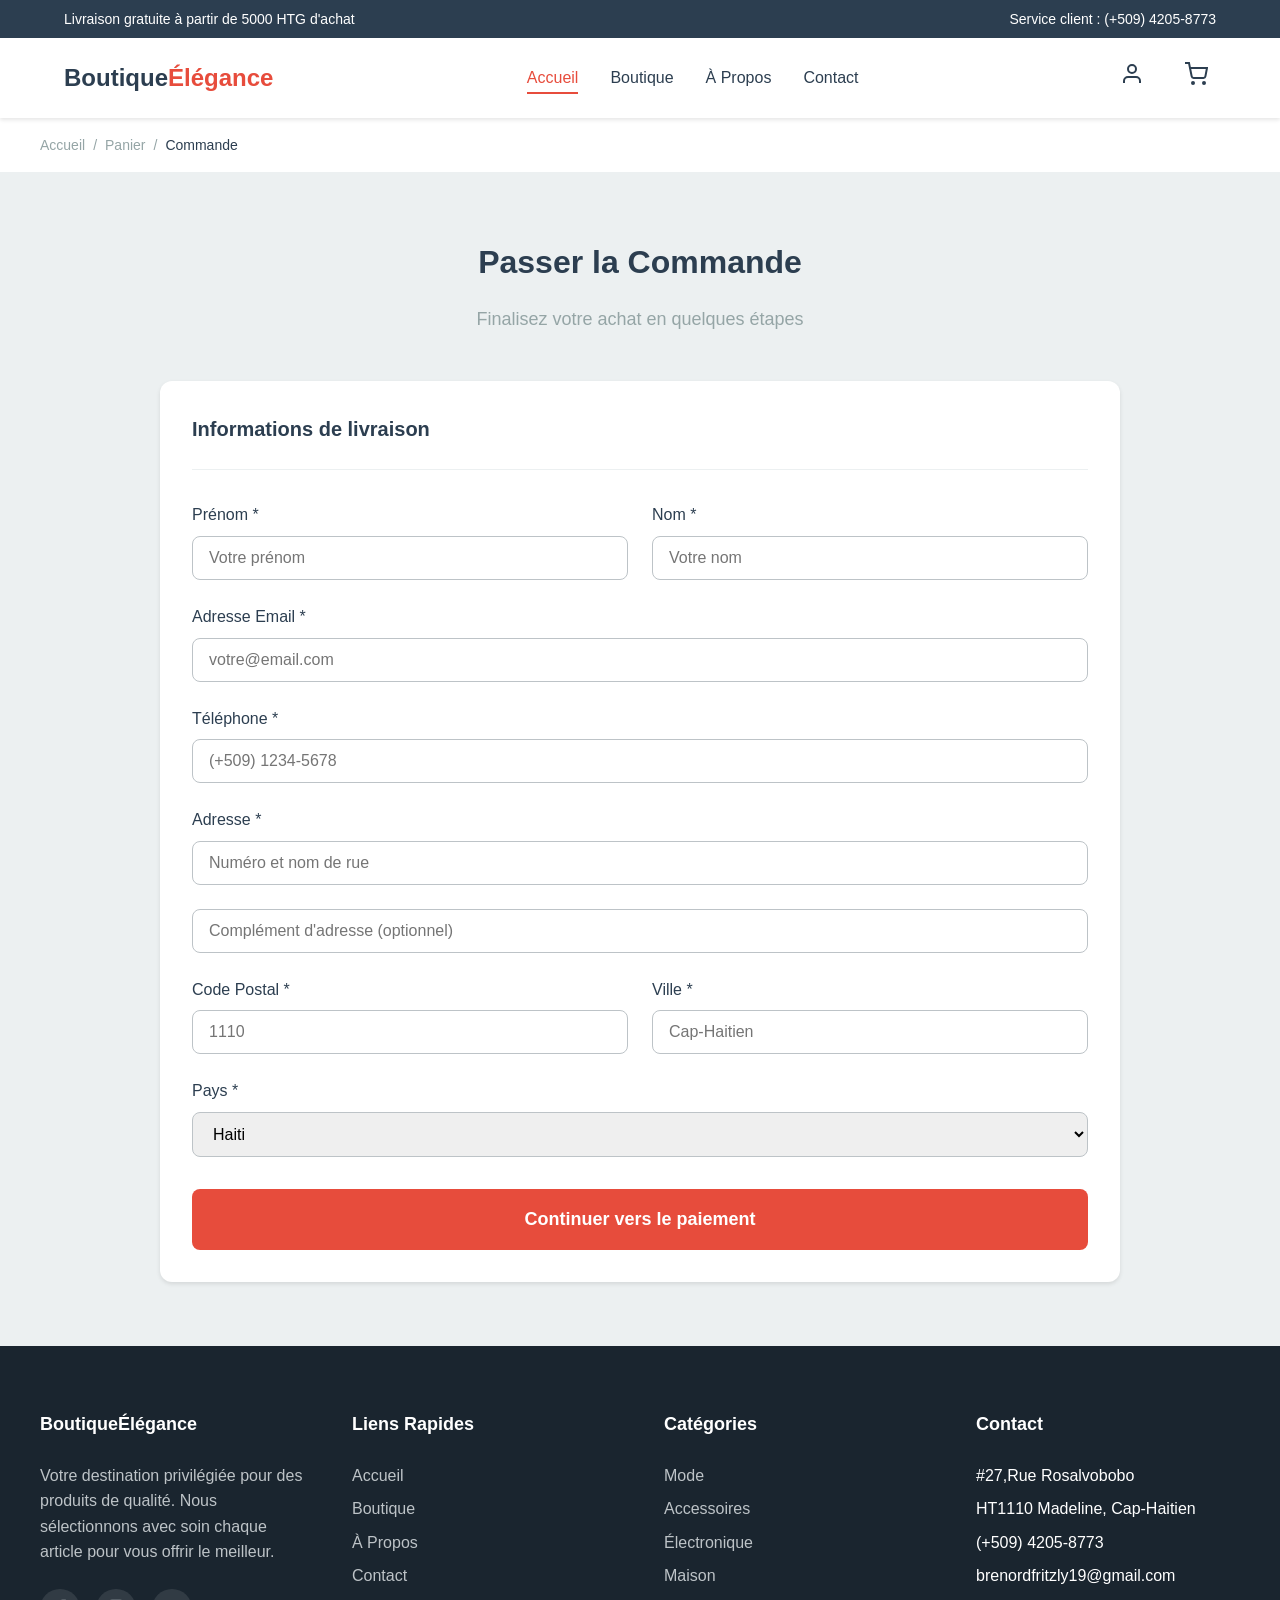
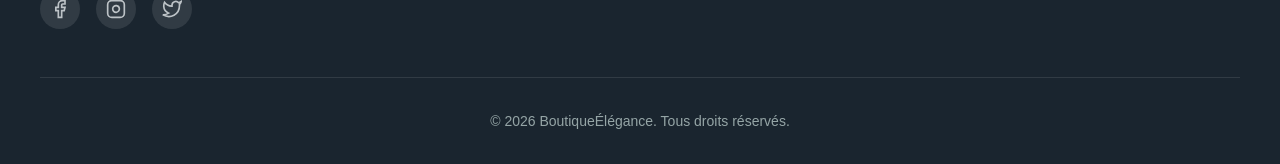
<file: commande.html>
<!doctype html>
<html lang="fr">
  <head>
    <meta charset="UTF-8" />
    <meta name="viewport" content="width=device-width, initial-scale=1.0" />
    <title>Passer Commande - Boutique Élégance</title>
    <link rel="stylesheet" href="css/style.css" />
  </head>
  <body>
    <!-- Header -->
    <header class="header">
      <div class="header-top">
        <div class="header-top-content">
          <p>Livraison gratuite à partir de 5000 HTG d'achat</p>
          <p>Service client : (+509) 4205-8773</p>
        </div>
      </div>
      <div class="header-main">
        <a href="index.html" class="logo">Boutique<span>Élégance</span></a>
        <nav class="nav">
          <ul>
            <li><a href="index.html" class="active">Accueil</a></li>
            <li><a href="boutique.html">Boutique</a></li>
            <li><a href="apropos.html">À Propos</a></li>
            <li><a href="contact.html">Contact</a></li>
          </ul>
        </nav>
        <div class="header-actions">
          <a href="connexion.html" class="icon-btn" title="Mon Compte">
            <svg
              width="24"
              height="24"
              viewBox="0 0 24 24"
              fill="none"
              stroke="currentColor"
              stroke-width="2"
            >
              <path d="M20 21v-2a4 4 0 0 0-4-4H8a4 4 0 0 0-4 4v2"></path>
              <circle cx="12" cy="7" r="4"></circle>
            </svg>
          </a>

          <a href="#" class="icon-btn" title="Panier">
            <svg
              width="24"
              height="24"
              viewBox="0 0 24 24"
              fill="none"
              stroke="currentColor"
              stroke-width="2"
            >
              <circle cx="9" cy="21" r="1"></circle>
              <circle cx="20" cy="21" r="1"></circle>
              <path
                d="M1 1h4l2.68 13.39a2 2 0 0 0 2 1.61h9.72a2 2 0 0 0 2-1.61L23 6H6"
              ></path>
            </svg>
          </a>
        </div>
      </div>
    </header>

    <!-- Breadcrumb -->
    <nav class="breadcrumb">
      <div class="breadcrumb-content">
        <ul class="breadcrumb-list">
          <li><a href="index.html">Accueil</a></li>
          <li><a href="#">Panier</a></li>
          <li>Commande</li>
        </ul>
      </div>
    </nav>

    <!-- Checkout Section -->
    <section class="section">
      <div class="container">
        <div class="section-header">
          <h1 class="section-title">Passer la Commande</h1>
          <p class="section-subtitle">
            Finalisez votre achat en quelques étapes
          </p>
        </div>

        <div class="">
          <!-- Checkout Form -->
          <div class="checkout-form">
            <h2>Informations de livraison</h2>

            <form action="#" method="POST">
              <div class="form-row">
                <div class="form-group">
                  <label for="prenom">Prénom *</label>
                  <input
                    type="text"
                    id="prenom"
                    name="prenom"
                    placeholder="Votre prénom"
                    required
                  />
                </div>
                <div class="form-group">
                  <label for="nom">Nom *</label>
                  <input
                    type="text"
                    id="nom"
                    name="nom"
                    placeholder="Votre nom"
                    required
                  />
                </div>
              </div>

              <div class="form-group">
                <label for="email">Adresse Email *</label>
                <input
                  type="email"
                  id="email"
                  name="email"
                  placeholder="votre@email.com"
                  required
                />
              </div>

              <div class="form-group">
                <label for="telephone">Téléphone *</label>
                <input
                  type="tel"
                  id="telephone"
                  name="telephone"
                  placeholder="(+509) 1234-5678"
                  required
                />
              </div>

              <div class="form-group">
                <label for="adresse">Adresse *</label>
                <input
                  type="text"
                  id="adresse"
                  name="adresse"
                  placeholder="Numéro et nom de rue"
                  required
                />
              </div>

              <div class="form-group">
                <input
                  type="text"
                  name="adresse2"
                  placeholder="Complément d'adresse (optionnel)"
                />
              </div>

              <div class="form-row">
                <div class="form-group">
                  <label for="codepostal">Code Postal *</label>
                  <input
                    type="text"
                    id="codepostal"
                    name="codepostal"
                    placeholder="1110"
                    required
                  />
                </div>
                <div class="form-group">
                  <label for="ville">Ville *</label>
                  <input
                    type="text"
                    id="ville"
                    name="ville"
                    placeholder="Cap-Haitien"
                    required
                  />
                </div>
              </div>

              <div class="form-group">
                <label for="pays">Pays *</label>
                <select id="pays" name="pays" required>
                  <option value="HT">Haiti</option>
                  <option value="FR">France</option>
                  <option value="BE">Belgique</option>
                  <option value="CH">Suisse</option>
                  <option value="LU">Luxembourg</option>
                  <option value="DE">Allemagne</option>
                  <option value="ES">Espagne</option>
                  <option value="IT">Italie</option>
                </select>
              </div>

              <div style="margin-top: 2rem">
                <a href="#" class="btn btn-primary btn-block btn-lg"
                  >Continuer vers le paiement</a
                >
              </div>
            </form>
          </div>
        </div>
      </div>
    </section>

    <!-- Footer -->
    <footer class="footer">
      <div class="footer-grid">
        <div class="footer-column footer-about">
          <h3>BoutiqueÉlégance</h3>
          <p>
            Votre destination privilégiée pour des produits de qualité. Nous
            sélectionnons avec soin chaque article pour vous offrir le meilleur.
          </p>
          <div class="social-links">
            <a href="#" aria-label="Facebook">
              <svg
                width="20"
                height="20"
                viewBox="0 0 24 24"
                fill="none"
                stroke="currentColor"
                stroke-width="2"
              >
                <path
                  d="M18 2h-3a5 5 0 0 0-5 5v3H7v4h3v8h4v-8h3l1-4h-4V7a1 1 0 0 1 1-1h3z"
                ></path>
              </svg>
            </a>
            <a href="#" aria-label="Instagram">
              <svg
                width="20"
                height="20"
                viewBox="0 0 24 24"
                fill="none"
                stroke="currentColor"
                stroke-width="2"
              >
                <rect x="2" y="2" width="20" height="20" rx="5" ry="5"></rect>
                <path
                  d="M16 11.37A4 4 0 1 1 12.63 8 4 4 0 0 1 16 11.37z"
                ></path>
                <line x1="17.5" y1="6.5" x2="17.51" y2="6.5"></line>
              </svg>
            </a>
            <a href="#" aria-label="Twitter">
              <svg
                width="20"
                height="20"
                viewBox="0 0 24 24"
                fill="none"
                stroke="currentColor"
                stroke-width="2"
              >
                <path
                  d="M23 3a10.9 10.9 0 0 1-3.14 1.53 4.48 4.48 0 0 0-7.86 3v1A10.66 10.66 0 0 1 3 4s-4 9 5 13a11.64 11.64 0 0 1-7 2c9 5 20 0 20-11.5a4.5 4.5 0 0 0-.08-.83A7.72 7.72 0 0 0 23 3z"
                ></path>
              </svg>
            </a>
          </div>
        </div>
        <div class="footer-column">
          <h3>Liens Rapides</h3>
          <ul>
            <li><a href="index.html">Accueil</a></li>
            <li><a href="boutique.html">Boutique</a></li>
            <li><a href="apropos.html">À Propos</a></li>
            <li><a href="contact.html">Contact</a></li>
          </ul>
        </div>
        <div class="footer-column">
          <h3>Catégories</h3>
          <ul>
            <li><a href="boutique.html">Mode</a></li>
            <li><a href="boutique.html">Accessoires</a></li>
            <li><a href="boutique.html">Électronique</a></li>
            <li><a href="boutique.html">Maison</a></li>
          </ul>
        </div>
        <div class="footer-column">
          <h3>Contact</h3>
          <ul>
            <li>#27,Rue Rosalvobobo</li>
            <li>HT1110 Madeline, Cap-Haitien</li>
            <li>(+509) 4205-8773</li>
            <li>brenordfritzly19@gmail.com</li>
          </ul>
        </div>
      </div>
      <div class="footer-bottom">
        <p>&copy; 2026 BoutiqueÉlégance. Tous droits réservés.</p>
      </div>
    </footer>
  </body>
</html>
</file>
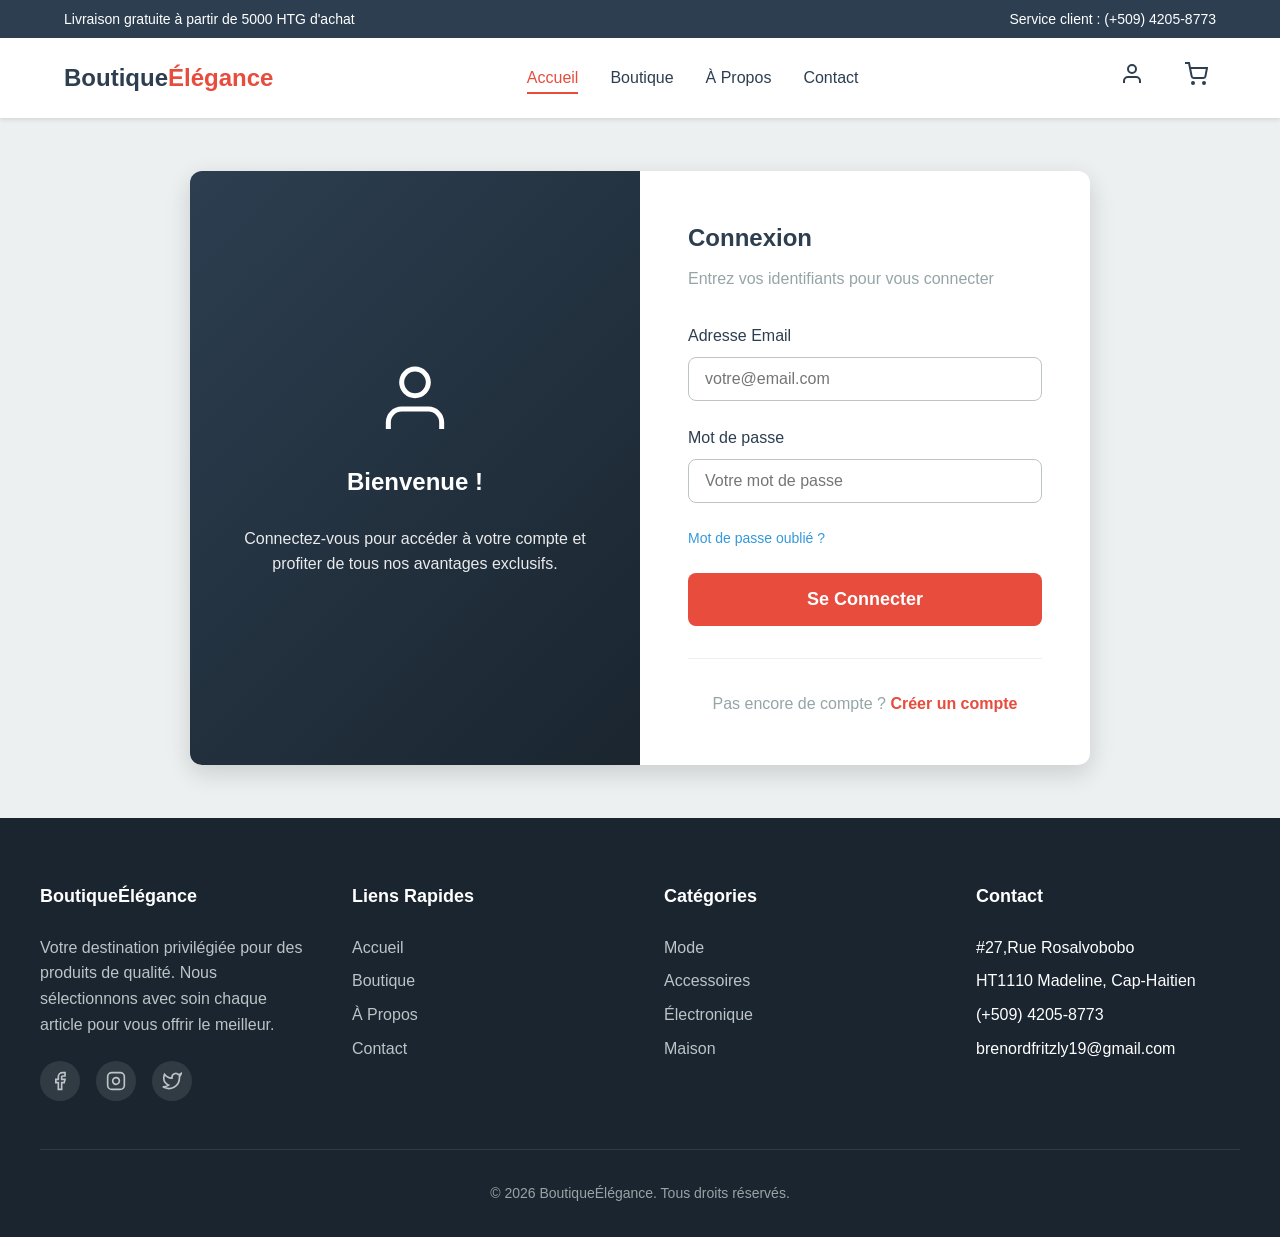
<file: connexion.html>
<!doctype html>
<html lang="fr">
  <head>
    <meta charset="UTF-8" />
    <meta name="viewport" content="width=device-width, initial-scale=1.0" />
    <title>Connexion - Boutique Élégance</title>
    <link rel="stylesheet" href="css/style.css" />
  </head>
  <body>
    <!-- Header -->
    <header class="header">
      <div class="header-top">
        <div class="header-top-content">
          <p>Livraison gratuite à partir de 5000 HTG d'achat</p>
          <p>Service client : (+509) 4205-8773</p>
        </div>
      </div>
      <div class="header-main">
        <a href="index.html" class="logo">Boutique<span>Élégance</span></a>
        <nav class="nav">
          <ul>
            <li><a href="index.html" class="active">Accueil</a></li>
            <li><a href="boutique.html">Boutique</a></li>
            <li><a href="apropos.html">À Propos</a></li>
            <li><a href="contact.html">Contact</a></li>
          </ul>
        </nav>
        <div class="header-actions">
          <a href="connexion.html" class="icon-btn" title="Mon Compte">
            <svg
              width="24"
              height="24"
              viewBox="0 0 24 24"
              fill="none"
              stroke="currentColor"
              stroke-width="2"
            >
              <path d="M20 21v-2a4 4 0 0 0-4-4H8a4 4 0 0 0-4 4v2"></path>
              <circle cx="12" cy="7" r="4"></circle>
            </svg>
          </a>

          <a href="#" class="icon-btn" title="Panier">
            <svg
              width="24"
              height="24"
              viewBox="0 0 24 24"
              fill="none"
              stroke="currentColor"
              stroke-width="2"
            >
              <circle cx="9" cy="21" r="1"></circle>
              <circle cx="20" cy="21" r="1"></circle>
              <path
                d="M1 1h4l2.68 13.39a2 2 0 0 0 2 1.61h9.72a2 2 0 0 0 2-1.61L23 6H6"
              ></path>
            </svg>
          </a>
        </div>
      </div>
    </header>

    <!-- Auth Section -->
    <section class="auth-layout">
      <div class="auth-container">
        <!-- Left Side - Image -->
        <div class="auth-image">
          <svg
            width="80"
            height="80"
            viewBox="0 0 24 24"
            fill="none"
            stroke="currentColor"
            stroke-width="1.5"
            style="margin-bottom: 1.5rem"
          >
            <path d="M20 21v-2a4 4 0 0 0-4-4H8a4 4 0 0 0-4 4v2"></path>
            <circle cx="12" cy="7" r="4"></circle>
          </svg>
          <h2>Bienvenue !</h2>
          <p>
            Connectez-vous pour accéder à votre compte et profiter de tous nos
            avantages exclusifs.
          </p>
        </div>

        <!-- Right Side - Form -->
        <div class="auth-form">
          <h2>Connexion</h2>
          <p>Entrez vos identifiants pour vous connecter</p>

          <form action="#" method="POST">
            <div class="form-group">
              <label for="email">Adresse Email</label>
              <input
                type="email"
                id="email"
                name="email"
                placeholder="votre@email.com"
                required
              />
            </div>

            <div class="form-group">
              <label for="password">Mot de passe</label>
              <input
                type="password"
                id="password"
                name="password"
                placeholder="Votre mot de passe"
                required
              />
            </div>

            <div class="form-options">
              <a href="#">Mot de passe oublié ?</a>
            </div>

            <button type="submit" class="btn btn-primary btn-block btn-lg">
              Se Connecter
            </button>
          </form>

          <div class="auth-switch">
            <p>
              Pas encore de compte ?
              <a href="inscription.html">Créer un compte</a>
            </p>
          </div>
        </div>
      </div>
    </section>

    <!-- Footer -->
    <footer class="footer">
      <div class="footer-grid">
        <div class="footer-column footer-about">
          <h3>BoutiqueÉlégance</h3>
          <p>
            Votre destination privilégiée pour des produits de qualité. Nous
            sélectionnons avec soin chaque article pour vous offrir le meilleur.
          </p>
          <div class="social-links">
            <a href="#" aria-label="Facebook">
              <svg
                width="20"
                height="20"
                viewBox="0 0 24 24"
                fill="none"
                stroke="currentColor"
                stroke-width="2"
              >
                <path
                  d="M18 2h-3a5 5 0 0 0-5 5v3H7v4h3v8h4v-8h3l1-4h-4V7a1 1 0 0 1 1-1h3z"
                ></path>
              </svg>
            </a>
            <a href="#" aria-label="Instagram">
              <svg
                width="20"
                height="20"
                viewBox="0 0 24 24"
                fill="none"
                stroke="currentColor"
                stroke-width="2"
              >
                <rect x="2" y="2" width="20" height="20" rx="5" ry="5"></rect>
                <path
                  d="M16 11.37A4 4 0 1 1 12.63 8 4 4 0 0 1 16 11.37z"
                ></path>
                <line x1="17.5" y1="6.5" x2="17.51" y2="6.5"></line>
              </svg>
            </a>
            <a href="#" aria-label="Twitter">
              <svg
                width="20"
                height="20"
                viewBox="0 0 24 24"
                fill="none"
                stroke="currentColor"
                stroke-width="2"
              >
                <path
                  d="M23 3a10.9 10.9 0 0 1-3.14 1.53 4.48 4.48 0 0 0-7.86 3v1A10.66 10.66 0 0 1 3 4s-4 9 5 13a11.64 11.64 0 0 1-7 2c9 5 20 0 20-11.5a4.5 4.5 0 0 0-.08-.83A7.72 7.72 0 0 0 23 3z"
                ></path>
              </svg>
            </a>
          </div>
        </div>
        <div class="footer-column">
          <h3>Liens Rapides</h3>
          <ul>
            <li><a href="index.html">Accueil</a></li>
            <li><a href="boutique.html">Boutique</a></li>
            <li><a href="apropos.html">À Propos</a></li>
            <li><a href="contact.html">Contact</a></li>
          </ul>
        </div>
        <div class="footer-column">
          <h3>Catégories</h3>
          <ul>
            <li><a href="boutique.html">Mode</a></li>
            <li><a href="boutique.html">Accessoires</a></li>
            <li><a href="boutique.html">Électronique</a></li>
            <li><a href="boutique.html">Maison</a></li>
          </ul>
        </div>
        <div class="footer-column">
          <h3>Contact</h3>
          <ul>
            <li>#27,Rue Rosalvobobo</li>
            <li>HT1110 Madeline, Cap-Haitien</li>
            <li>(+509) 4205-8773</li>
            <li>brenordfritzly19@gmail.com</li>
          </ul>
        </div>
      </div>
      <div class="footer-bottom">
        <p>&copy; 2026 BoutiqueÉlégance. Tous droits réservés.</p>
      </div>
    </footer>
  </body>
</html>
</file>
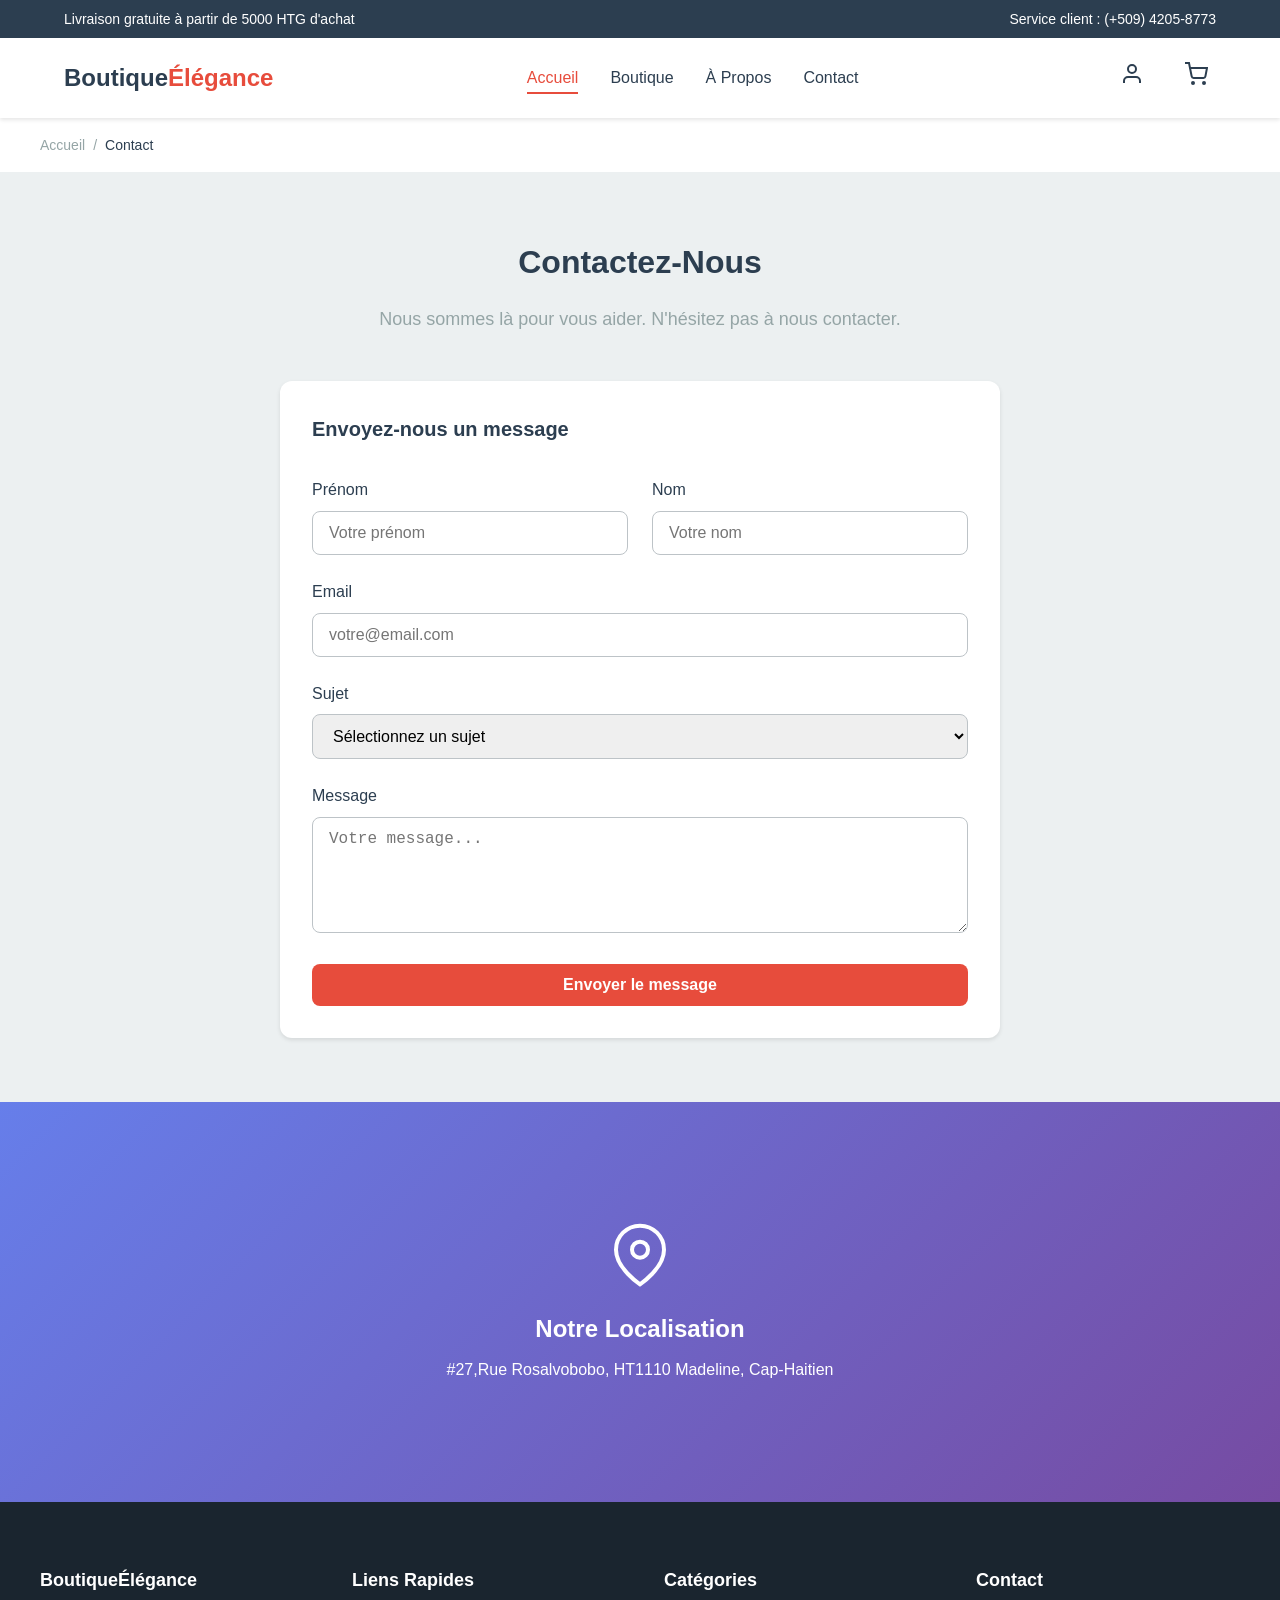
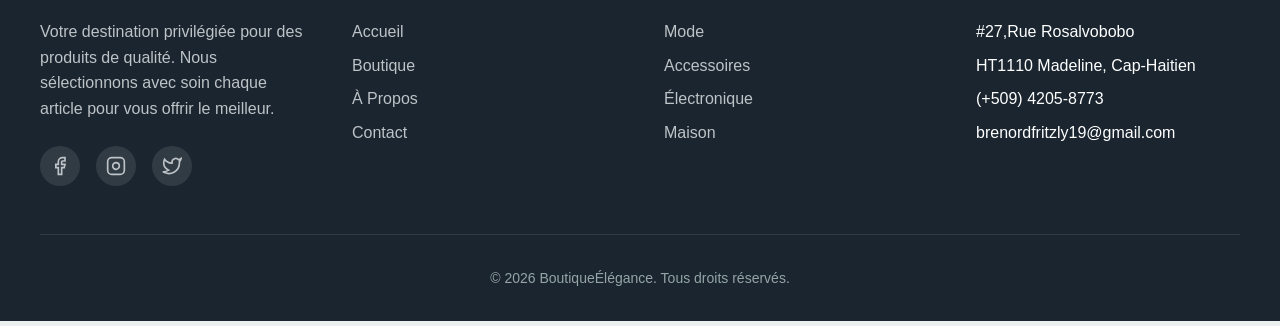
<file: contact.html>
<!doctype html>
<html lang="fr">
  <head>
    <meta charset="UTF-8" />
    <meta name="viewport" content="width=device-width, initial-scale=1.0" />
    <title>Contact - Boutique Élégance</title>
    <link rel="stylesheet" href="css/style.css" />
  </head>
  <body>
    <!-- Header -->
    <header class="header">
      <div class="header-top">
        <div class="header-top-content">
          <p>Livraison gratuite à partir de 5000 HTG d'achat</p>
          <p>Service client : (+509) 4205-8773</p>
        </div>
      </div>
      <div class="header-main">
        <a href="index.html" class="logo">Boutique<span>Élégance</span></a>
        <nav class="nav">
          <ul>
            <li><a href="index.html" class="active">Accueil</a></li>
            <li><a href="boutique.html">Boutique</a></li>
            <li><a href="apropos.html">À Propos</a></li>
            <li><a href="contact.html">Contact</a></li>
          </ul>
        </nav>
        <div class="header-actions">
          <a href="connexion.html" class="icon-btn" title="Mon Compte">
            <svg
              width="24"
              height="24"
              viewBox="0 0 24 24"
              fill="none"
              stroke="currentColor"
              stroke-width="2"
            >
              <path d="M20 21v-2a4 4 0 0 0-4-4H8a4 4 0 0 0-4 4v2"></path>
              <circle cx="12" cy="7" r="4"></circle>
            </svg>
          </a>

          <a href="#" class="icon-btn" title="Panier">
            <svg
              width="24"
              height="24"
              viewBox="0 0 24 24"
              fill="none"
              stroke="currentColor"
              stroke-width="2"
            >
              <circle cx="9" cy="21" r="1"></circle>
              <circle cx="20" cy="21" r="1"></circle>
              <path
                d="M1 1h4l2.68 13.39a2 2 0 0 0 2 1.61h9.72a2 2 0 0 0 2-1.61L23 6H6"
              ></path>
            </svg>
          </a>
        </div>
      </div>
    </header>

    <!-- Breadcrumb -->
    <nav class="breadcrumb">
      <div class="breadcrumb-content">
        <ul class="breadcrumb-list">
          <li><a href="index.html">Accueil</a></li>
          <li>Contact</li>
        </ul>
      </div>
    </nav>

    <!-- Contact Section -->
    <section class="section">
      <div class="container">
        <div class="section-header">
          <h1 class="section-title">Contactez-Nous</h1>
          <p class="section-subtitle">
            Nous sommes là pour vous aider. N'hésitez pas à nous contacter.
          </p>
        </div>

        <div class="">
          <!-- Contact Form -->
          <div class="contact-form">
            <h2>Envoyez-nous un message</h2>
            <form action="#" method="POST">
              <div class="form-row">
                <div class="form-group">
                  <label for="prenom">Prénom</label>
                  <input
                    type="text"
                    id="prenom"
                    name="prenom"
                    placeholder="Votre prénom"
                    required
                  />
                </div>
                <div class="form-group">
                  <label for="nom">Nom</label>
                  <input
                    type="text"
                    id="nom"
                    name="nom"
                    placeholder="Votre nom"
                    required
                  />
                </div>
              </div>

              <div class="form-group">
                <label for="email">Email</label>
                <input
                  type="email"
                  id="email"
                  name="email"
                  placeholder="votre@email.com"
                  required
                />
              </div>

              <div class="form-group">
                <label for="sujet">Sujet</label>
                <select id="sujet" name="sujet" required>
                  <option value="">Sélectionnez un sujet</option>
                  <option value="commande">Question sur ma commande</option>
                  <option value="produit">Question sur un produit</option>
                  <option value="retour">Retour et remboursement</option>
                  <option value="partenariat">Partenariat</option>
                  <option value="autre">Autre</option>
                </select>
              </div>

              <div class="form-group">
                <label for="message">Message</label>
                <textarea
                  id="message"
                  name="message"
                  rows="5"
                  placeholder="Votre message..."
                  required
                ></textarea>
              </div>

              <button type="submit" class="btn btn-primary btn-block">
                Envoyer le message
              </button>
            </form>
          </div>
        </div>
      </div>
    </section>

    <!-- Map Section -->
    <section class="section" style="background-color: white; padding: 0">
      <div
        style="
          width: 100%;
          height: 400px;
          background: linear-gradient(135deg, #667eea 0%, #764ba2 100%);
          display: flex;
          align-items: center;
          justify-content: center;
          color: white;
        "
      >
        <div style="text-align: center">
          <svg
            width="64"
            height="64"
            viewBox="0 0 24 24"
            fill="none"
            stroke="currentColor"
            stroke-width="1.5"
            style="margin: 0 auto 1rem"
          >
            <path d="M21 10c0 7-9 13-9 13s-9-6-9-13a9 9 0 0 1 18 0z"></path>
            <circle cx="12" cy="10" r="3"></circle>
          </svg>
          <h3 style="font-size: 1.5rem; margin-bottom: 0.5rem">
            Notre Localisation
          </h3>
          <p>#27,Rue Rosalvobobo, HT1110 Madeline, Cap-Haitien</p>
        </div>
      </div>
    </section>

    <!-- Footer -->
    <footer class="footer">
      <div class="footer-grid">
        <div class="footer-column footer-about">
          <h3>BoutiqueÉlégance</h3>
          <p>
            Votre destination privilégiée pour des produits de qualité. Nous
            sélectionnons avec soin chaque article pour vous offrir le meilleur.
          </p>
          <div class="social-links">
            <a href="#" aria-label="Facebook">
              <svg
                width="20"
                height="20"
                viewBox="0 0 24 24"
                fill="none"
                stroke="currentColor"
                stroke-width="2"
              >
                <path
                  d="M18 2h-3a5 5 0 0 0-5 5v3H7v4h3v8h4v-8h3l1-4h-4V7a1 1 0 0 1 1-1h3z"
                ></path>
              </svg>
            </a>
            <a href="#" aria-label="Instagram">
              <svg
                width="20"
                height="20"
                viewBox="0 0 24 24"
                fill="none"
                stroke="currentColor"
                stroke-width="2"
              >
                <rect x="2" y="2" width="20" height="20" rx="5" ry="5"></rect>
                <path
                  d="M16 11.37A4 4 0 1 1 12.63 8 4 4 0 0 1 16 11.37z"
                ></path>
                <line x1="17.5" y1="6.5" x2="17.51" y2="6.5"></line>
              </svg>
            </a>
            <a href="#" aria-label="Twitter">
              <svg
                width="20"
                height="20"
                viewBox="0 0 24 24"
                fill="none"
                stroke="currentColor"
                stroke-width="2"
              >
                <path
                  d="M23 3a10.9 10.9 0 0 1-3.14 1.53 4.48 4.48 0 0 0-7.86 3v1A10.66 10.66 0 0 1 3 4s-4 9 5 13a11.64 11.64 0 0 1-7 2c9 5 20 0 20-11.5a4.5 4.5 0 0 0-.08-.83A7.72 7.72 0 0 0 23 3z"
                ></path>
              </svg>
            </a>
          </div>
        </div>
        <div class="footer-column">
          <h3>Liens Rapides</h3>
          <ul>
            <li><a href="index.html">Accueil</a></li>
            <li><a href="boutique.html">Boutique</a></li>
            <li><a href="apropos.html">À Propos</a></li>
            <li><a href="contact.html">Contact</a></li>
          </ul>
        </div>
        <div class="footer-column">
          <h3>Catégories</h3>
          <ul>
            <li><a href="boutique.html">Mode</a></li>
            <li><a href="boutique.html">Accessoires</a></li>
            <li><a href="boutique.html">Électronique</a></li>
            <li><a href="boutique.html">Maison</a></li>
          </ul>
        </div>
        <div class="footer-column">
          <h3>Contact</h3>
          <ul>
            <li>#27,Rue Rosalvobobo</li>
            <li>HT1110 Madeline, Cap-Haitien</li>
            <li>(+509) 4205-8773</li>
            <li>brenordfritzly19@gmail.com</li>
          </ul>
        </div>
      </div>
      <div class="footer-bottom">
        <p>&copy; 2026 BoutiqueÉlégance. Tous droits réservés.</p>
      </div>
    </footer>
  </body>
</html>
</file>
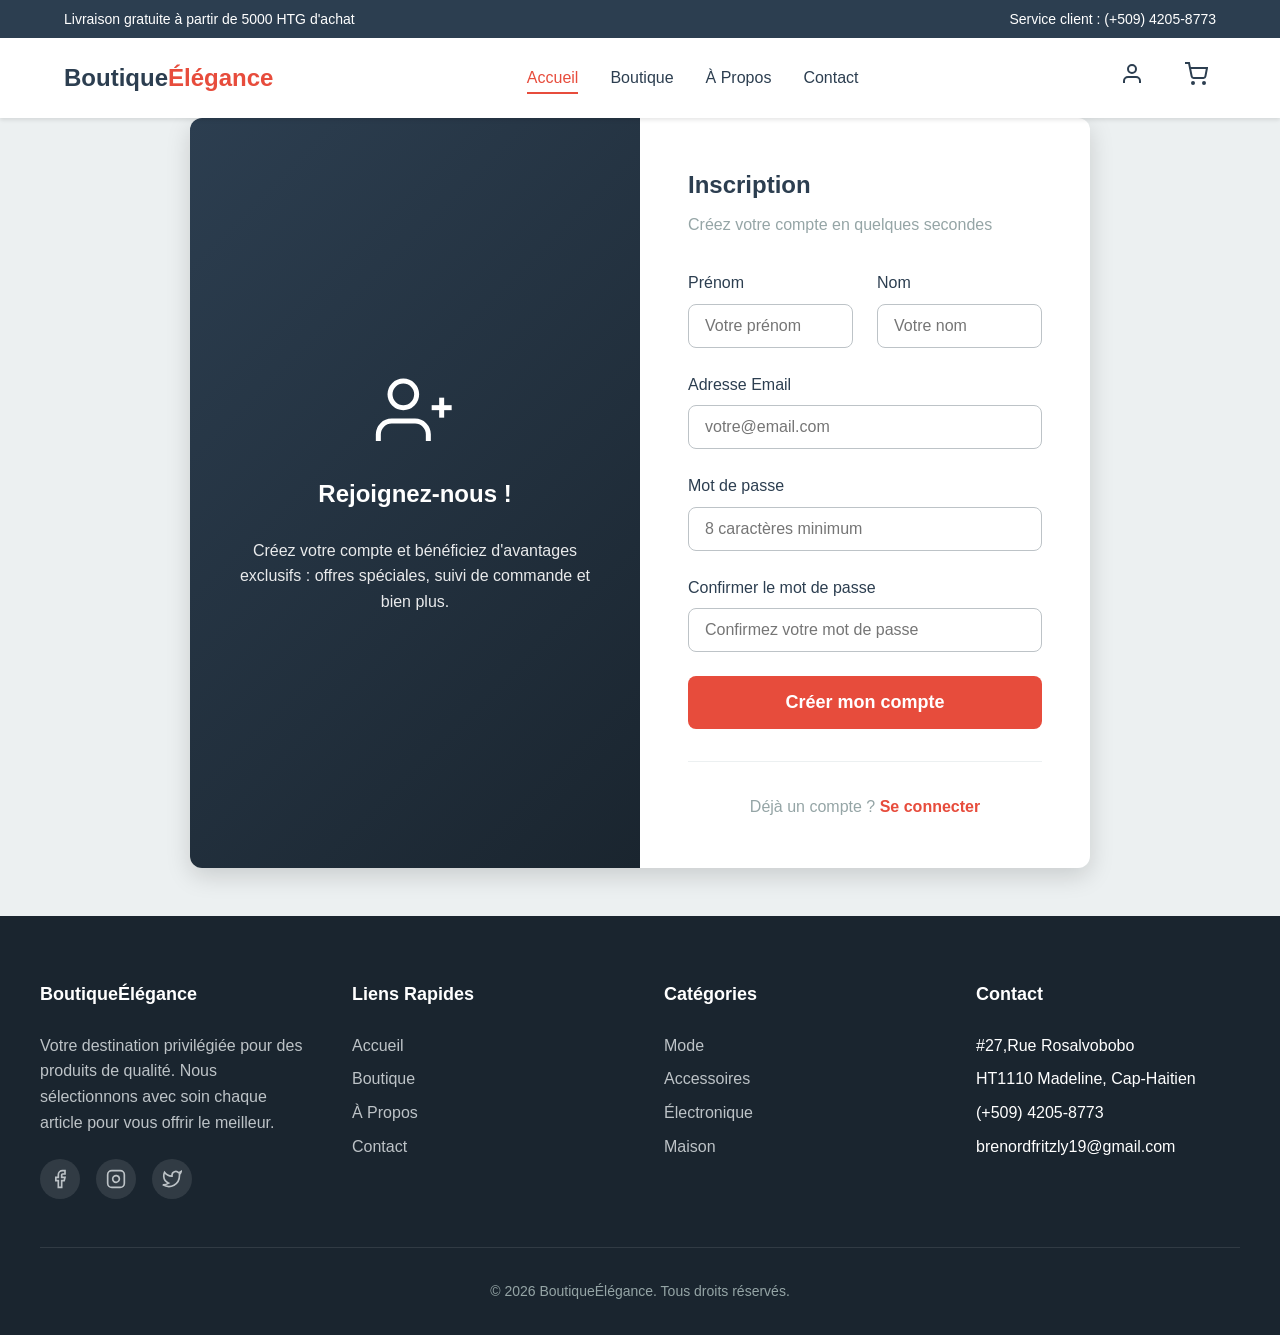
<file: inscription.html>
<!doctype html>
<html lang="fr">
  <head>
    <meta charset="UTF-8" />
    <meta name="viewport" content="width=device-width, initial-scale=1.0" />
    <title>Connexion - Boutique Élégance</title>
    <link rel="stylesheet" href="css/style.css" />
  </head>
  <body>
    <!-- Header -->
    <header class="header">
      <div class="header-top">
        <div class="header-top-content">
          <p>Livraison gratuite à partir de 5000 HTG d'achat</p>
          <p>Service client : (+509) 4205-8773</p>
        </div>
      </div>
      <div class="header-main">
        <a href="index.html" class="logo">Boutique<span>Élégance</span></a>
        <nav class="nav">
          <ul>
            <li><a href="index.html" class="active">Accueil</a></li>
            <li><a href="boutique.html">Boutique</a></li>
            <li><a href="apropos.html">À Propos</a></li>
            <li><a href="contact.html">Contact</a></li>
          </ul>
        </nav>
        <div class="header-actions">
          <a href="connexion.html" class="icon-btn" title="Mon Compte">
            <svg
              width="24"
              height="24"
              viewBox="0 0 24 24"
              fill="none"
              stroke="currentColor"
              stroke-width="2"
            >
              <path d="M20 21v-2a4 4 0 0 0-4-4H8a4 4 0 0 0-4 4v2"></path>
              <circle cx="12" cy="7" r="4"></circle>
            </svg>
          </a>

          <a href="#" class="icon-btn" title="Panier">
            <svg
              width="24"
              height="24"
              viewBox="0 0 24 24"
              fill="none"
              stroke="currentColor"
              stroke-width="2"
            >
              <circle cx="9" cy="21" r="1"></circle>
              <circle cx="20" cy="21" r="1"></circle>
              <path
                d="M1 1h4l2.68 13.39a2 2 0 0 0 2 1.61h9.72a2 2 0 0 0 2-1.61L23 6H6"
              ></path>
            </svg>
          </a>
        </div>
      </div>
    </header>

    <!-- Registration Section (Hidden by default, shown via anchor) -->
    <section
      class="auth-layout"
      id="inscription"
      style="background-color: #ecf0f1; padding-top: 0"
    >
      <div class="auth-container">
        <!-- Left Side - Image -->
        <div class="auth-image">
          <svg
            width="80"
            height="80"
            viewBox="0 0 24 24"
            fill="none"
            stroke="currentColor"
            stroke-width="1.5"
            style="margin-bottom: 1.5rem"
          >
            <path d="M16 21v-2a4 4 0 0 0-4-4H5a4 4 0 0 0-4 4v2"></path>
            <circle cx="8.5" cy="7" r="4"></circle>
            <line x1="20" y1="8" x2="20" y2="14"></line>
            <line x1="23" y1="11" x2="17" y2="11"></line>
          </svg>
          <h2>Rejoignez-nous !</h2>
          <p>
            Créez votre compte et bénéficiez d'avantages exclusifs : offres
            spéciales, suivi de commande et bien plus.
          </p>
        </div>

        <!-- Right Side - Form -->
        <div class="auth-form">
          <h2>Inscription</h2>
          <p>Créez votre compte en quelques secondes</p>

          <form action="#" method="POST">
            <div class="form-row">
              <div class="form-group">
                <label for="prenom">Prénom</label>
                <input
                  type="text"
                  id="prenom"
                  name="prenom"
                  placeholder="Votre prénom"
                  required
                />
              </div>
              <div class="form-group">
                <label for="nom-reg">Nom</label>
                <input
                  type="text"
                  id="nom-reg"
                  name="nom"
                  placeholder="Votre nom"
                  required
                />
              </div>
            </div>

            <div class="form-group">
              <label for="email-reg">Adresse Email</label>
              <input
                type="email"
                id="email-reg"
                name="email"
                placeholder="votre@email.com"
                required
              />
            </div>

            <div class="form-group">
              <label for="password-reg">Mot de passe</label>
              <input
                type="password"
                id="password-reg"
                name="password"
                placeholder="8 caractères minimum"
                required
              />
            </div>

            <div class="form-group">
              <label for="password-confirm">Confirmer le mot de passe</label>
              <input
                type="password"
                id="password-confirm"
                name="password_confirm"
                placeholder="Confirmez votre mot de passe"
                required
              />
            </div>

            <button type="submit" class="btn btn-primary btn-block btn-lg">
              Créer mon compte
            </button>
          </form>

          <div class="auth-switch">
            <p>Déjà un compte ? <a href="connexion.html">Se connecter</a></p>
          </div>
        </div>
      </div>
    </section>

    <!-- Footer -->
    <footer class="footer">
      <div class="footer-grid">
        <div class="footer-column footer-about">
          <h3>BoutiqueÉlégance</h3>
          <p>
            Votre destination privilégiée pour des produits de qualité. Nous
            sélectionnons avec soin chaque article pour vous offrir le meilleur.
          </p>
          <div class="social-links">
            <a href="#" aria-label="Facebook">
              <svg
                width="20"
                height="20"
                viewBox="0 0 24 24"
                fill="none"
                stroke="currentColor"
                stroke-width="2"
              >
                <path
                  d="M18 2h-3a5 5 0 0 0-5 5v3H7v4h3v8h4v-8h3l1-4h-4V7a1 1 0 0 1 1-1h3z"
                ></path>
              </svg>
            </a>
            <a href="#" aria-label="Instagram">
              <svg
                width="20"
                height="20"
                viewBox="0 0 24 24"
                fill="none"
                stroke="currentColor"
                stroke-width="2"
              >
                <rect x="2" y="2" width="20" height="20" rx="5" ry="5"></rect>
                <path
                  d="M16 11.37A4 4 0 1 1 12.63 8 4 4 0 0 1 16 11.37z"
                ></path>
                <line x1="17.5" y1="6.5" x2="17.51" y2="6.5"></line>
              </svg>
            </a>
            <a href="#" aria-label="Twitter">
              <svg
                width="20"
                height="20"
                viewBox="0 0 24 24"
                fill="none"
                stroke="currentColor"
                stroke-width="2"
              >
                <path
                  d="M23 3a10.9 10.9 0 0 1-3.14 1.53 4.48 4.48 0 0 0-7.86 3v1A10.66 10.66 0 0 1 3 4s-4 9 5 13a11.64 11.64 0 0 1-7 2c9 5 20 0 20-11.5a4.5 4.5 0 0 0-.08-.83A7.72 7.72 0 0 0 23 3z"
                ></path>
              </svg>
            </a>
          </div>
        </div>
        <div class="footer-column">
          <h3>Liens Rapides</h3>
          <ul>
            <li><a href="index.html">Accueil</a></li>
            <li><a href="boutique.html">Boutique</a></li>
            <li><a href="apropos.html">À Propos</a></li>
            <li><a href="contact.html">Contact</a></li>
          </ul>
        </div>
        <div class="footer-column">
          <h3>Catégories</h3>
          <ul>
            <li><a href="boutique.html">Mode</a></li>
            <li><a href="boutique.html">Accessoires</a></li>
            <li><a href="boutique.html">Électronique</a></li>
            <li><a href="boutique.html">Maison</a></li>
          </ul>
        </div>
        <div class="footer-column">
          <h3>Contact</h3>
          <ul>
            <li>#27,Rue Rosalvobobo</li>
            <li>HT1110 Madeline, Cap-Haitien</li>
            <li>(+509) 4205-8773</li>
            <li>brenordfritzly19@gmail.com</li>
          </ul>
        </div>
      </div>
      <div class="footer-bottom">
        <p>&copy; 2026 BoutiqueÉlégance. Tous droits réservés.</p>
      </div>
    </footer>
  </body>
</html>
</file>
<file: css/style.css>
/* ========================================
   BOUTIQUE EN LIGNE - STYLES COMMUNS
   ======================================== */

/* Reset et base */
* {
  margin: 0;
  padding: 0;
  box-sizing: border-box;
}

:root {
  /* Couleurs */
  --primary: #2c3e50;
  --primary-dark: #1a252f;
  --secondary: #e74c3c;
  --secondary-dark: #c0392b;
  --accent: #3498db;
  --light: #ecf0f1;
  --dark: #2c3e50;
  --gray: #95a5a6;
  --gray-light: #bdc3c7;
  --white: #ffffff;
  --success: #27ae60;
  --warning: #f39c12;

  /* Typographie */
  --font-primary: "Segoe UI", Tahoma, Geneva, Verdana, sans-serif;
  --font-size-xs: 0.75rem;
  --font-size-sm: 0.875rem;
  --font-size-base: 1rem;
  --font-size-lg: 1.125rem;
  --font-size-xl: 1.25rem;
  --font-size-2xl: 1.5rem;
  --font-size-3xl: 2rem;
  --font-size-4xl: 2.5rem;

  /* Espacements */
  --space-xs: 0.5rem;
  --space-sm: 1rem;
  --space-md: 1.5rem;
  --space-lg: 2rem;
  --space-xl: 3rem;
  --space-2xl: 4rem;

  /* Bordures */
  --radius-sm: 4px;
  --radius-md: 8px;
  --radius-lg: 12px;

  /* Ombres */
  --shadow-sm: 0 2px 4px rgba(0, 0, 0, 0.1);
  --shadow-md: 0 4px 8px rgba(0, 0, 0, 0.15);
  --shadow-lg: 0 8px 24px rgba(0, 0, 0, 0.15);
}

body {
  font-family: var(--font-primary);
  font-size: var(--font-size-base);
  line-height: 1.6;
  color: var(--dark);
  background-color: var(--light);
}

a {
  text-decoration: none;
  color: inherit;
  transition: color 0.3s ease;
}

img {
  max-width: 100%;
  height: auto;
  display: block;
}

/* ========================================
   HEADER ET NAVIGATION
   ======================================== */

.header {
  background-color: var(--white);
  box-shadow: var(--shadow-sm);
  position: sticky;
  top: 0;
  z-index: 1000;
}

.header-top {
  background-color: var(--primary);
  color: var(--white);
  padding: var(--space-xs) 0;
  font-size: var(--font-size-sm);
}

.header-top-content {
  max-width: 1200px;
  margin: 0 auto;
  padding: 0 var(--space-md);
  display: flex;
  justify-content: space-between;
  align-items: center;
}

.header-main {
  max-width: 1200px;
  margin: 0 auto;
  padding: var(--space-sm) var(--space-md);
  display: flex;
  justify-content: space-between;
  align-items: center;
}

.logo {
  font-size: var(--font-size-2xl);
  font-weight: 700;
  color: var(--primary);
}

.logo span {
  color: var(--secondary);
}

.nav ul {
  display: flex;
  list-style: none;
  gap: var(--space-lg);
}

.nav a {
  color: var(--dark);
  font-weight: 500;
  padding: var(--space-xs) 0;
  position: relative;
}

.nav a::after {
  content: "";
  position: absolute;
  bottom: 0;
  left: 0;
  width: 0;
  height: 2px;
  background-color: var(--secondary);
  transition: width 0.3s ease;
}

.nav a:hover::after,
.nav a.active::after {
  width: 100%;
}

.nav a:hover,
.nav a.active {
  color: var(--secondary);
}

.header-actions {
  display: flex;
  align-items: center;
  gap: var(--space-md);
}

.icon-btn {
  position: relative;
  padding: var(--space-xs);
  color: var(--dark);
  transition: color 0.3s ease;
}

.icon-btn:hover {
  color: var(--secondary);
}

.cart-count {
  position: absolute;
  top: -5px;
  right: -5px;
  background-color: var(--secondary);
  color: var(--white);
  font-size: var(--font-size-xs);
  width: 18px;
  height: 18px;
  border-radius: 50%;
  display: flex;
  align-items: center;
  justify-content: center;
}

/* ========================================
   BOUTONS
   ======================================== */

.btn {
  display: inline-block;
  padding: 0.75rem 1.5rem;
  border-radius: var(--radius-md);
  font-weight: 600;
  text-align: center;
  cursor: pointer;
  transition: all 0.3s ease;
  border: none;
  font-size: var(--font-size-base);
}

.btn-primary {
  background-color: var(--secondary);
  color: var(--white);
}

.btn-primary:hover {
  background-color: var(--secondary-dark);
}

.btn-secondary {
  background-color: var(--primary);
  color: var(--white);
}

.btn-secondary:hover {
  background-color: var(--primary-dark);
}

.btn-outline {
  background-color: transparent;
  color: var(--primary);
  border: 2px solid var(--primary);
}

.btn-outline:hover {
  background-color: var(--primary);
  color: var(--white);
}

.btn-light {
  background-color: var(--white);
  color: var(--primary);
}

.btn-light:hover {
  background-color: var(--light);
}

.btn-sm {
  padding: 0.5rem 1rem;
  font-size: var(--font-size-sm);
}

.btn-lg {
  padding: 1rem 2rem;
  font-size: var(--font-size-lg);
}

.btn-block {
  width: 100%;
  display: block;
}

/* ========================================
   HERO SECTION
   ======================================== */

.hero {
  background: linear-gradient(
    135deg,
    var(--primary) 0%,
    var(--primary-dark) 100%
  );
  color: var(--white);
  padding: var(--space-2xl) var(--space-md);
  text-align: center;
}

.hero-content {
  max-width: 800px;
  margin: 0 auto;
}

.hero h1 {
  font-size: var(--font-size-4xl);
  margin-bottom: var(--space-md);
  line-height: 1.2;
}

.hero p {
  font-size: var(--font-size-lg);
  margin-bottom: var(--space-lg);
  opacity: 0.9;
}

.hero-buttons {
  display: flex;
  gap: var(--space-md);
  justify-content: center;
  flex-wrap: wrap;
}

/* ========================================
   SECTIONS
   ======================================== */

.section {
  padding: var(--space-2xl) var(--space-md);
}

.section-header {
  text-align: center;
  margin-bottom: var(--space-xl);
}

.section-title {
  font-size: var(--font-size-3xl);
  color: var(--primary);
  margin-bottom: var(--space-sm);
}

.section-subtitle {
  color: var(--gray);
  font-size: var(--font-size-lg);
}

.container {
  max-width: 1200px;
  margin: 0 auto;
}

/* ========================================
   PRODUITS
   ======================================== */

.products-grid {
  display: grid;
  grid-template-columns: repeat(auto-fill, minmax(280px, 1fr));
  gap: var(--space-lg);
}

.product-card {
  background-color: var(--white);
  border-radius: var(--radius-lg);
  overflow: hidden;
  box-shadow: var(--shadow-sm);
  transition:
    transform 0.3s ease,
    box-shadow 0.3s ease;
}

.product-card:hover {
  transform: translateY(-5px);
  box-shadow: var(--shadow-lg);
}

.product-image {
  position: relative;
  aspect-ratio: 1;
  overflow: hidden;
  background-color: var(--light);
}

.product-image img {
  width: 100%;
  height: 100%;
  object-fit: cover;
  transition: transform 0.3s ease;
}

.product-card:hover .product-image img {
  transform: scale(1.05);
}

.product-badge {
  position: absolute;
  top: var(--space-sm);
  left: var(--space-sm);
  background-color: var(--secondary);
  color: var(--white);
  padding: 0.25rem 0.75rem;
  border-radius: var(--radius-sm);
  font-size: var(--font-size-xs);
  font-weight: 600;
}

.product-badge.sale {
  background-color: var(--warning);
}

.product-badge.new {
  background-color: var(--success);
}

.product-actions {
  position: absolute;
  bottom: var(--space-sm);
  right: var(--space-sm);
  display: flex;
  gap: var(--space-xs);
  opacity: 0;
  transform: translateY(10px);
  transition: all 0.3s ease;
}

.product-card:hover .product-actions {
  opacity: 1;
  transform: translateY(0);
}

.action-btn {
  width: 40px;
  height: 40px;
  border-radius: 50%;
  background-color: var(--white);
  border: none;
  display: flex;
  align-items: center;
  justify-content: center;
  cursor: pointer;
  transition: all 0.3s ease;
  box-shadow: var(--shadow-sm);
}

.action-btn:hover {
  background-color: var(--secondary);
  color: var(--white);
}

.product-info {
  padding: var(--space-md);
}

.product-category {
  color: var(--gray);
  font-size: var(--font-size-sm);
  text-transform: uppercase;
  letter-spacing: 1px;
}

.product-name {
  font-size: var(--font-size-lg);
  font-weight: 600;
  margin: var(--space-xs) 0;
  color: var(--primary);
}

.product-price {
  display: flex;
  align-items: center;
  gap: var(--space-sm);
}

.price-current {
  font-size: var(--font-size-xl);
  font-weight: 700;
  color: var(--secondary);
}

.price-old {
  font-size: var(--font-size-base);
  color: var(--gray);
  text-decoration: line-through;
}

/* ========================================
   CATÉGORIES
   ======================================== */

.categories-grid {
  display: grid;
  grid-template-columns: repeat(auto-fit, minmax(250px, 1fr));
  gap: var(--space-lg);
}

.category-card {
  position: relative;
  border-radius: var(--radius-lg);
  overflow: hidden;
  aspect-ratio: 4/3;
}

.category-card img {
  width: 100%;
  height: 100%;
  object-fit: cover;
  transition: transform 0.3s ease;
}

.category-card:hover img {
  transform: scale(1.1);
}

.category-overlay {
  position: absolute;
  inset: 0;
  background: linear-gradient(to top, rgba(0, 0, 0, 0.7) 0%, transparent 100%);
  display: flex;
  flex-direction: column;
  justify-content: flex-end;
  padding: var(--space-md);
  color: var(--white);
}

.category-name {
  font-size: var(--font-size-xl);
  font-weight: 600;
}

.category-count {
  font-size: var(--font-size-sm);
  opacity: 0.8;
}

/* ========================================
   AVANTAGES
   ======================================== */

.features-grid {
  display: grid;
  grid-template-columns: repeat(auto-fit, minmax(250px, 1fr));
  gap: var(--space-lg);
}

.feature-card {
  text-align: center;
  padding: var(--space-lg);
}

.feature-icon {
  width: 80px;
  height: 80px;
  margin: 0 auto var(--space-md);
  background-color: var(--light);
  border-radius: 50%;
  display: flex;
  align-items: center;
  justify-content: center;
  color: var(--secondary);
}

.feature-title {
  font-size: var(--font-size-lg);
  font-weight: 600;
  margin-bottom: var(--space-xs);
}

.feature-text {
  color: var(--gray);
}

/* ========================================
   NEWSLETTER
   ======================================== */

.newsletter {
  background-color: var(--primary);
  color: var(--white);
  padding: var(--space-xl) var(--space-md);
}

.newsletter-content {
  max-width: 600px;
  margin: 0 auto;
  text-align: center;
}

.newsletter h2 {
  font-size: var(--font-size-2xl);
  margin-bottom: var(--space-sm);
}

.newsletter p {
  margin-bottom: var(--space-md);
  opacity: 0.9;
}

.newsletter-form {
  display: flex;
  gap: var(--space-sm);
  flex-wrap: wrap;
  justify-content: center;
}

.newsletter-form input {
  flex: 1;
  min-width: 250px;
  padding: 0.75rem 1rem;
  border: none;
  border-radius: var(--radius-md);
  font-size: var(--font-size-base);
}

/* ========================================
   FOOTER
   ======================================== */

.footer {
  background-color: var(--primary-dark);
  color: var(--white);
  padding: var(--space-2xl) var(--space-md) var(--space-lg);
}

.footer-grid {
  display: grid;
  grid-template-columns: repeat(auto-fit, minmax(200px, 1fr));
  gap: var(--space-xl);
  max-width: 1200px;
  margin: 0 auto;
}

.footer-column h3 {
  font-size: var(--font-size-lg);
  margin-bottom: var(--space-md);
  color: var(--white);
}

.footer-column ul {
  list-style: none;
}

.footer-column li {
  margin-bottom: var(--space-xs);
}

.footer-column a {
  color: var(--gray-light);
  transition: color 0.3s ease;
}

.footer-column a:hover {
  color: var(--white);
}

.footer-about p {
  color: var(--gray-light);
  margin-bottom: var(--space-md);
}

.social-links {
  display: flex;
  gap: var(--space-sm);
}

.social-links a {
  width: 40px;
  height: 40px;
  border-radius: 50%;
  background-color: rgba(255, 255, 255, 0.1);
  display: flex;
  align-items: center;
  justify-content: center;
  transition: background-color 0.3s ease;
}

.social-links a:hover {
  background-color: var(--secondary);
}

.footer-bottom {
  max-width: 1200px;
  margin: var(--space-xl) auto 0;
  padding-top: var(--space-lg);
  border-top: 1px solid rgba(255, 255, 255, 0.1);
  text-align: center;
  color: var(--gray);
  font-size: var(--font-size-sm);
}

/* ========================================
   PAGE BOUTIQUE - FILTRES
   ======================================== */

.shop-layout {
  display: grid;
  grid-template-columns: 250px 1fr;
  gap: var(--space-xl);
}

.sidebar {
  background-color: var(--white);
  padding: var(--space-md);
  border-radius: var(--radius-lg);
  box-shadow: var(--shadow-sm);
  height: fit-content;
}

.filter-section {
  margin-bottom: var(--space-lg);
  padding-bottom: var(--space-lg);
  border-bottom: 1px solid var(--light);
}

.filter-section:last-child {
  border-bottom: none;
  margin-bottom: 0;
  padding-bottom: 0;
}

.filter-title {
  font-size: var(--font-size-lg);
  font-weight: 600;
  margin-bottom: var(--space-md);
}

.filter-list {
  list-style: none;
}

.filter-list li {
  margin-bottom: var(--space-xs);
}

.filter-list label {
  display: flex;
  align-items: center;
  gap: var(--space-xs);
  cursor: pointer;
  color: var(--gray);
}

.filter-list label:hover {
  color: var(--dark);
}

.filter-list input[type="checkbox"] {
  width: 18px;
  height: 18px;
  accent-color: var(--secondary);
}

.price-range {
  display: flex;
  align-items: center;
  gap: var(--space-xs);
}

.price-range input {
  width: 80px;
  padding: 0.5rem;
  border: 1px solid var(--gray-light);
  border-radius: var(--radius-sm);
}

.shop-header {
  display: flex;
  justify-content: space-between;
  align-items: center;
  margin-bottom: var(--space-lg);
  flex-wrap: wrap;
  gap: var(--space-sm);
}

.shop-results {
  color: var(--gray);
}

.shop-sort select {
  padding: 0.5rem 1rem;
  border: 1px solid var(--gray-light);
  border-radius: var(--radius-sm);
  background-color: var(--white);
  cursor: pointer;
}

/* ========================================
   PAGE DÉTAIL PRODUIT
   ======================================== */

.product-detail {
  display: grid;
  grid-template-columns: 1fr 1fr;
  gap: var(--space-xl);
  background-color: var(--white);
  padding: var(--space-xl);
  border-radius: var(--radius-lg);
  box-shadow: var(--shadow-sm);
}

.product-gallery {
  display: flex;
  flex-direction: column;
  gap: var(--space-md);
}

.product-main-image {
  aspect-ratio: 1;
  background-color: var(--light);
  border-radius: var(--radius-md);
  overflow: hidden;
}

.product-main-image img {
  width: 100%;
  height: 100%;
  object-fit: cover;
}

.product-thumbnails {
  display: flex;
  gap: var(--space-sm);
}

.thumbnail {
  width: 80px;
  height: 80px;
  border-radius: var(--radius-sm);
  overflow: hidden;
  cursor: pointer;
  border: 2px solid transparent;
}

.thumbnail.active {
  border-color: var(--secondary);
}

.thumbnail img {
  width: 100%;
  height: 100%;
  object-fit: cover;
}

.product-info-detail {
  display: flex;
  flex-direction: column;
  gap: var(--space-md);
}

.product-brand {
  color: var(--gray);
  font-size: var(--font-size-sm);
  text-transform: uppercase;
}

.product-title {
  font-size: var(--font-size-3xl);
  color: var(--primary);
}

.product-rating {
  display: flex;
  align-items: center;
  gap: var(--space-sm);
}

.stars {
  color: var(--warning);
}

.rating-count {
  color: var(--gray);
  font-size: var(--font-size-sm);
}

.product-description {
  color: var(--gray);
  line-height: 1.8;
}

.product-meta {
  display: flex;
  flex-direction: column;
  gap: var(--space-xs);
}

.meta-item {
  display: flex;
  gap: var(--space-sm);
}

.meta-label {
  color: var(--gray);
  min-width: 100px;
}

.meta-value {
  color: var(--dark);
  font-weight: 500;
}

.product-quantity {
  display: flex;
  align-items: center;
  gap: var(--space-md);
}

.quantity-label {
  font-weight: 500;
}

.quantity-selector {
  display: flex;
  align-items: center;
  border: 1px solid var(--gray-light);
  border-radius: var(--radius-sm);
  overflow: hidden;
}

.quantity-selector button {
  width: 40px;
  height: 40px;
  border: none;
  background-color: var(--light);
  cursor: pointer;
  font-size: var(--font-size-lg);
}

.quantity-selector input {
  width: 60px;
  height: 40px;
  border: none;
  text-align: center;
  font-size: var(--font-size-base);
}

.product-actions-detail {
  display: flex;
  gap: var(--space-md);
  margin-top: var(--space-md);
}

/* ========================================
   PAGE PANIER
   ======================================== */

.cart-layout {
  display: grid;
  grid-template-columns: 1fr 350px;
  gap: var(--space-xl);
}

.cart-items {
  background-color: var(--white);
  border-radius: var(--radius-lg);
  box-shadow: var(--shadow-sm);
  overflow: hidden;
}

.cart-item {
  display: grid;
  grid-template-columns: 100px 1fr auto auto;
  gap: var(--space-md);
  align-items: center;
  padding: var(--space-md);
  border-bottom: 1px solid var(--light);
}

.cart-item:last-child {
  border-bottom: none;
}

.cart-item-image {
  width: 100px;
  height: 100px;
  border-radius: var(--radius-sm);
  overflow: hidden;
  background-color: var(--light);
}

.cart-item-image img {
  width: 100%;
  height: 100%;
  object-fit: cover;
}

.cart-item-details h3 {
  font-size: var(--font-size-lg);
  margin-bottom: var(--space-xs);
}

.cart-item-details p {
  color: var(--gray);
  font-size: var(--font-size-sm);
}

.cart-item-quantity {
  display: flex;
  align-items: center;
  border: 1px solid var(--gray-light);
  border-radius: var(--radius-sm);
  overflow: hidden;
}

.cart-item-quantity button {
  width: 32px;
  height: 32px;
  border: none;
  background-color: var(--light);
  cursor: pointer;
}

.cart-item-quantity span {
  width: 40px;
  text-align: center;
}

.cart-item-price {
  text-align: right;
}

.cart-item-price .price {
  font-size: var(--font-size-lg);
  font-weight: 600;
  color: var(--secondary);
}

.cart-item-price .remove {
  color: var(--gray);
  font-size: var(--font-size-sm);
  cursor: pointer;
}

.cart-item-price .remove:hover {
  color: var(--secondary);
}

.cart-summary {
  background-color: var(--white);
  padding: var(--space-lg);
  border-radius: var(--radius-lg);
  box-shadow: var(--shadow-sm);
  height: fit-content;
}

.cart-summary h2 {
  font-size: var(--font-size-xl);
  margin-bottom: var(--space-lg);
}

.summary-row {
  display: flex;
  justify-content: space-between;
  margin-bottom: var(--space-sm);
  color: var(--gray);
}

.summary-row.total {
  font-size: var(--font-size-xl);
  font-weight: 700;
  color: var(--primary);
  padding-top: var(--space-md);
  border-top: 2px solid var(--light);
  margin-top: var(--space-md);
}

.cart-buttons {
  display: flex;
  flex-direction: column;
  gap: var(--space-sm);
  margin-top: var(--space-lg);
}

/* ========================================
   PAGE CONNEXION / INSCRIPTION
   ======================================== */

.auth-layout {
  min-height: calc(100vh - 200px);
  display: flex;
  align-items: center;
  justify-content: center;
  padding: var(--space-xl) var(--space-md);
}

.auth-container {
  display: grid;
  grid-template-columns: 1fr 1fr;
  max-width: 900px;
  width: 100%;
  background-color: var(--white);
  border-radius: var(--radius-lg);
  box-shadow: var(--shadow-lg);
  overflow: hidden;
}

.auth-image {
  background: linear-gradient(
    135deg,
    var(--primary) 0%,
    var(--primary-dark) 100%
  );
  display: flex;
  flex-direction: column;
  justify-content: center;
  align-items: center;
  color: var(--white);
  padding: var(--space-xl);
  text-align: center;
}

.auth-image h2 {
  font-size: var(--font-size-2xl);
  margin-bottom: var(--space-md);
}

.auth-image p {
  opacity: 0.9;
}

.auth-form {
  padding: var(--space-xl);
}

.auth-form h2 {
  font-size: var(--font-size-2xl);
  margin-bottom: var(--space-xs);
  color: var(--primary);
}

.auth-form > p {
  color: var(--gray);
  margin-bottom: var(--space-lg);
}

.form-group {
  margin-bottom: var(--space-md);
}

.form-group label {
  display: block;
  margin-bottom: var(--space-xs);
  font-weight: 500;
}

.form-group input,
.form-group textarea,
.form-group select {
  width: 100%;
  padding: 0.75rem 1rem;
  border: 1px solid var(--gray-light);
  border-radius: var(--radius-md);
  font-size: var(--font-size-base);
  transition: border-color 0.3s ease;
}

.form-group input:focus,
.form-group textarea:focus,
.form-group select:focus {
  outline: none;
  border-color: var(--accent);
}

.form-row {
  display: grid;
  grid-template-columns: 1fr 1fr;
  gap: var(--space-md);
}

.form-options {
  display: flex;
  justify-content: space-between;
  align-items: center;
  margin-bottom: var(--space-md);
  font-size: var(--font-size-sm);
}

.form-options label {
  display: flex;
  align-items: center;
  gap: var(--space-xs);
  cursor: pointer;
}

.form-options a {
  color: var(--accent);
}

.form-options a:hover {
  text-decoration: underline;
}

.auth-switch {
  text-align: center;
  margin-top: var(--space-lg);
  padding-top: var(--space-lg);
  border-top: 1px solid var(--light);
  color: var(--gray);
}

.auth-switch a {
  color: var(--secondary);
  font-weight: 600;
}

/* ========================================
   PAGE CONTACT
   ======================================== */

.contact-layout {
  display: grid;
  grid-template-columns: 1fr 1fr;
  gap: var(--space-xl);
}

.contact-info {
  display: flex;
  flex-direction: column;
  gap: var(--space-lg);
}

.contact-card {
  background-color: var(--white);
  padding: var(--space-lg);
  border-radius: var(--radius-lg);
  box-shadow: var(--shadow-sm);
  display: flex;
  gap: var(--space-md);
}

.contact-icon {
  width: 50px;
  height: 50px;
  background-color: var(--light);
  border-radius: 50%;
  display: flex;
  align-items: center;
  justify-content: center;
  color: var(--secondary);
  flex-shrink: 0;
}

.contact-details h3 {
  font-size: var(--font-size-lg);
  margin-bottom: var(--space-xs);
}

.contact-details p {
  color: var(--gray);
}

.contact-form {
  width: 60%;
  margin: 0 auto;
  background-color: var(--white);
  padding: var(--space-lg);
  border-radius: var(--radius-lg);
  box-shadow: var(--shadow-sm);
}

.contact-form h2 {
  font-size: var(--font-size-xl);
  margin-bottom: var(--space-lg);
}

/* ========================================
   PAGE À PROPOS
   ======================================== */

.about-hero {
  text-align: center;
  padding: var(--space-2xl) var(--space-md);
  background-color: var(--white);
}

.about-hero h1 {
  font-size: var(--font-size-4xl);
  color: var(--primary);
  margin-bottom: var(--space-md);
}

.about-hero p {
  max-width: 700px;
  margin: 0 auto;
  color: var(--gray);
  font-size: var(--font-size-lg);
}

.about-content {
  display: grid;
  grid-template-columns: 1fr 1fr;
  gap: var(--space-xl);
  align-items: center;
}

.about-image {
  border-radius: var(--radius-lg);
  overflow: hidden;
  box-shadow: var(--shadow-lg);
}

.about-image img {
  width: 100%;
  height: 100%;
  object-fit: cover;
}

.about-text h2 {
  font-size: var(--font-size-2xl);
  color: var(--primary);
  margin-bottom: var(--space-md);
}

.about-text p {
  color: var(--gray);
  margin-bottom: var(--space-md);
  line-height: 1.8;
}

.stats-grid {
  display: grid;
  grid-template-columns: repeat(4, 1fr);
  gap: var(--space-lg);
}

.stat-card {
  text-align: center;
  padding: var(--space-lg);
  background-color: var(--white);
  border-radius: var(--radius-lg);
  box-shadow: var(--shadow-sm);
}

.stat-number {
  font-size: var(--font-size-3xl);
  font-weight: 700;
  color: var(--secondary);
}

.stat-label {
  color: var(--gray);
  font-size: var(--font-size-sm);
}

.team-grid {
  display: grid;
  grid-template-columns: repeat(auto-fit, minmax(250px, 1fr));
  gap: var(--space-lg);
}

.team-card {
  background-color: var(--white);
  border-radius: var(--radius-lg);
  overflow: hidden;
  box-shadow: var(--shadow-sm);
  text-align: center;
}

.team-image {
  aspect-ratio: 1;
  background-color: var(--light);
}

.team-image img {
  width: 100%;
  height: 100%;
  object-fit: cover;
}

.team-info {
  padding: var(--space-md);
}

.team-name {
  font-size: var(--font-size-lg);
  font-weight: 600;
}

.team-role {
  color: var(--gray);
  font-size: var(--font-size-sm);
}

/* ========================================
   BREADCRUMB
   ======================================== */

.breadcrumb {
  background-color: var(--white);
  padding: var(--space-sm) var(--space-md);
  border-bottom: 1px solid var(--light);
}

.breadcrumb-content {
  max-width: 1200px;
  margin: 0 auto;
}

.breadcrumb-list {
  display: flex;
  list-style: none;
  gap: var(--space-xs);
  font-size: var(--font-size-sm);
}

.breadcrumb-list li:not(:last-child)::after {
  content: "/";
  margin-left: var(--space-xs);
  color: var(--gray);
}

.breadcrumb-list a {
  color: var(--gray);
}

.breadcrumb-list a:hover {
  color: var(--secondary);
}

.breadcrumb-list li:last-child {
  color: var(--primary);
  font-weight: 500;
}

/* ========================================
   PAGINATION
   ======================================== */

.pagination {
  display: flex;
  justify-content: center;
  gap: var(--space-xs);
  margin-top: var(--space-xl);
}

.pagination a {
  width: 40px;
  height: 40px;
  display: flex;
  align-items: center;
  justify-content: center;
  border-radius: var(--radius-sm);
  background-color: var(--white);
  color: var(--dark);
  font-weight: 500;
  transition: all 0.3s ease;
}

.pagination a:hover,
.pagination a.active {
  background-color: var(--secondary);
  color: var(--white);
}

/* ========================================
   ALERTS
   ======================================== */

.alert {
  padding: var(--space-md);
  border-radius: var(--radius-md);
  margin-bottom: var(--space-md);
}

.alert-success {
  background-color: #d4edda;
  color: #155724;
  border: 1px solid #c3e6cb;
}

.alert-info {
  background-color: #d1ecf1;
  color: #0c5460;
  border: 1px solid #bee5eb;
}

.alert-warning {
  background-color: #fff3cd;
  color: #856404;
  border: 1px solid #ffeeba;
}

/* ========================================
   RÉCAPITULATIF COMMANDE
   ======================================== */

.checkout-steps {
  display: flex;
  justify-content: center;
  gap: var(--space-xl);
  margin-bottom: var(--space-xl);
}

.step {
  display: flex;
  align-items: center;
  gap: var(--space-sm);
  color: var(--gray);
}

.step.active {
  color: var(--secondary);
}

.step-number {
  width: 40px;
  height: 40px;
  border-radius: 50%;
  background-color: var(--light);
  display: flex;
  align-items: center;
  justify-content: center;
  font-weight: 600;
}

.step.active .step-number {
  background-color: var(--secondary);
  color: var(--white);
}

.checkout-layout {
  display: grid;
  grid-template-columns: 1fr 400px;
  gap: var(--space-xl);
}

.checkout-form {
  width: 80%;
  margin: 0 auto;
  background-color: var(--white);
  padding: var(--space-lg);
  border-radius: var(--radius-lg);
  box-shadow: var(--shadow-sm);
}

.checkout-form h2 {
  font-size: var(--font-size-xl);
  margin-bottom: var(--space-lg);
  padding-bottom: var(--space-md);
  border-bottom: 1px solid var(--light);
}

.order-summary {
  background-color: var(--white);
  padding: var(--space-lg);
  border-radius: var(--radius-lg);
  box-shadow: var(--shadow-sm);
  height: fit-content;
}

.order-summary h2 {
  font-size: var(--font-size-xl);
  margin-bottom: var(--space-lg);
}

.order-item {
  display: flex;
  gap: var(--space-md);
  margin-bottom: var(--space-md);
  padding-bottom: var(--space-md);
  border-bottom: 1px solid var(--light);
}

.order-item-image {
  width: 60px;
  height: 60px;
  border-radius: var(--radius-sm);
  overflow: hidden;
  background-color: var(--light);
}

.order-item-image img {
  width: 100%;
  height: 100%;
  object-fit: cover;
}

.order-item-details {
  flex: 1;
}

.order-item-details h4 {
  font-size: var(--font-size-base);
  margin-bottom: var(--space-xs);
}

.order-item-details p {
  color: var(--gray);
  font-size: var(--font-size-sm);
}

.order-item-price {
  font-weight: 600;
  color: var(--secondary);
}

/* ========================================
   RESPONSIVE
   ======================================== */

@media (max-width: 992px) {
  .shop-layout,
  .cart-layout,
  .contact-layout,
  .checkout-layout,
  .about-content,
  .product-detail {
    grid-template-columns: 1fr;
  }

  .auth-container {
    grid-template-columns: 1fr;
  }

  .auth-image {
    display: none;
  }

  .stats-grid {
    grid-template-columns: repeat(2, 1fr);
  }

  .nav {
    display: none;
  }
}

@media (max-width: 768px) {
  .header-main {
    flex-wrap: wrap;
  }

  .hero h1 {
    font-size: var(--font-size-3xl);
  }

  .section {
    padding: var(--space-xl) var(--space-md);
  }

  .cart-item {
    grid-template-columns: 80px 1fr;
    gap: var(--space-sm);
  }

  .cart-item-quantity,
  .cart-item-price {
    grid-column: 2;
  }

  .form-row {
    grid-template-columns: 1fr;
  }

  .stats-grid {
    grid-template-columns: 1fr;
  }
}

@media (max-width: 480px) {
  .hero-buttons {
    flex-direction: column;
  }

  .btn {
    width: 100%;
  }

  .product-actions-detail {
    flex-direction: column;
  }
}
</file>
